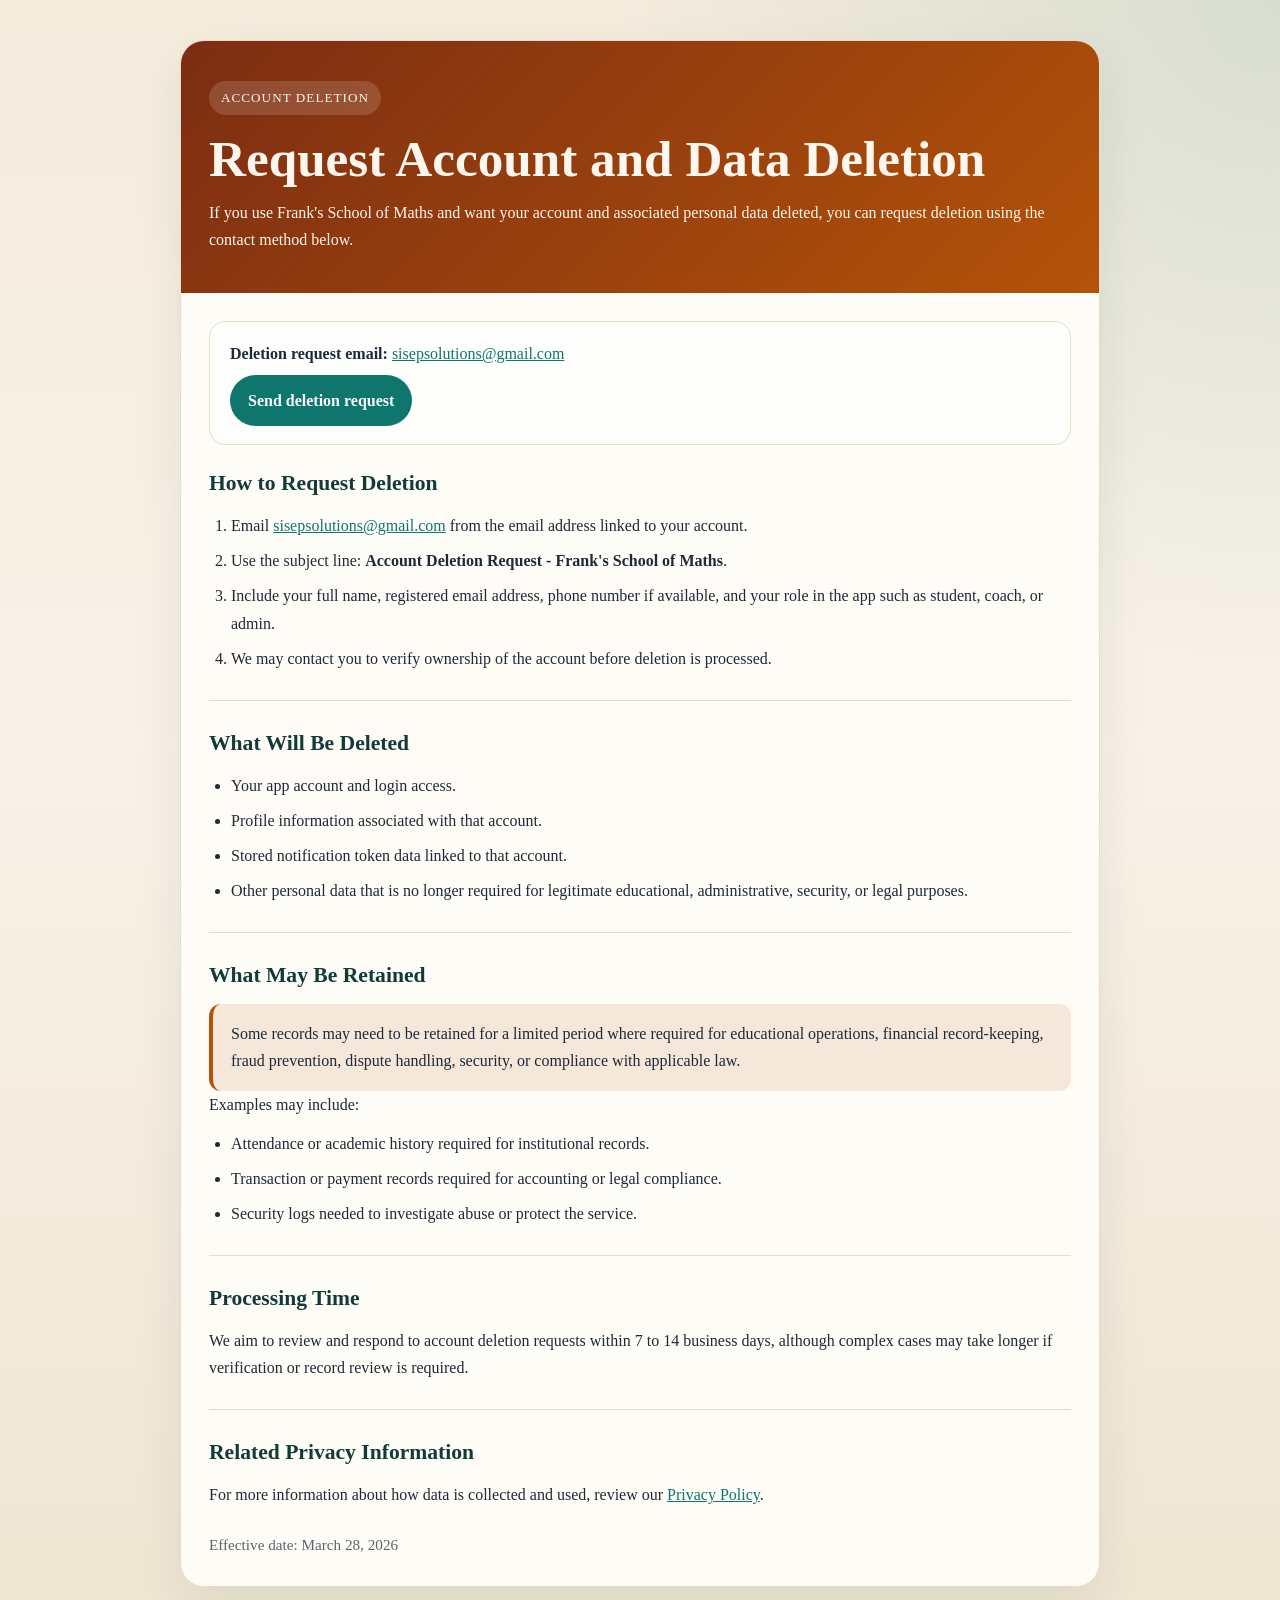
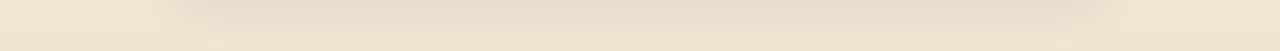
<file: App/public/account-deletion.html>
<!doctype html>
<html lang="en">
  <head>
    <meta charset="UTF-8" />
    <meta
      name="viewport"
      content="width=device-width, initial-scale=1.0, maximum-scale=1.0, user-scalable=no, viewport-fit=cover"
    />
    <meta
      name="description"
      content="Account deletion request information for Frank's School of Maths."
    />
    <title>Account Deletion Request | Frank's School of Maths</title>
    <style>
      :root {
        --bg: #f7f2e8;
        --paper: #fffdf8;
        --ink: #1f2937;
        --muted: #5b6472;
        --line: #e7dcc7;
        --brand: #0f766e;
        --danger: #b45309;
      }

      * {
        box-sizing: border-box;
      }

      body {
        margin: 0;
        font-family: Georgia, "Times New Roman", serif;
        color: var(--ink);
        background:
          radial-gradient(circle at top right, rgba(15, 118, 110, 0.12), transparent 32%),
          linear-gradient(180deg, #f4ecdd 0%, var(--bg) 45%, #efe5d2 100%);
        line-height: 1.7;
      }

      .wrap {
        width: min(920px, calc(100% - 32px));
        margin: 0 auto;
        padding: 40px 0 64px;
      }

      .card {
        background: rgba(255, 253, 248, 0.95);
        border: 1px solid var(--line);
        border-radius: 24px;
        box-shadow: 0 18px 50px rgba(31, 41, 55, 0.08);
        overflow: hidden;
      }

      .hero {
        padding: 40px 28px 28px;
        background: linear-gradient(135deg, #7c2d12, #b45309);
        color: #fff7ed;
      }

      .eyebrow {
        display: inline-block;
        padding: 6px 12px;
        border-radius: 999px;
        background: rgba(255, 255, 255, 0.14);
        font-size: 0.82rem;
        letter-spacing: 0.08em;
        text-transform: uppercase;
      }

      h1 {
        margin: 16px 0 12px;
        font-size: clamp(2rem, 4vw, 3.2rem);
        line-height: 1.08;
      }

      .content {
        padding: 28px;
      }

      .panel {
        padding: 18px 20px;
        border: 1px solid var(--line);
        border-radius: 16px;
        background: rgba(255, 255, 255, 0.72);
        margin-bottom: 20px;
      }

      section + section {
        margin-top: 28px;
        padding-top: 24px;
        border-top: 1px solid var(--line);
      }

      h2 {
        margin: 0 0 10px;
        font-size: 1.35rem;
        color: #123b38;
      }

      p {
        margin: 0 0 12px;
      }

      ol,
      ul {
        margin: 0;
        padding-left: 22px;
      }

      li + li {
        margin-top: 8px;
      }

      .cta {
        display: inline-block;
        margin-top: 8px;
        padding: 12px 18px;
        border-radius: 999px;
        background: var(--brand);
        color: #f8fafc;
        text-decoration: none;
        font-weight: 600;
      }

      .warning {
        padding: 16px 18px;
        border-left: 4px solid var(--danger);
        border-radius: 12px;
        background: rgba(180, 83, 9, 0.12);
      }

      a {
        color: var(--brand);
      }

      footer {
        margin-top: 24px;
        color: var(--muted);
        font-size: 0.95rem;
      }

      @media (max-width: 640px) {
        .wrap {
          width: min(100% - 20px, 920px);
          padding-top: 20px;
          padding-bottom: 28px;
        }

        .hero,
        .content {
          padding: 22px 18px;
        }
      }
    </style>
  </head>
  <body>
    <main class="wrap">
      <article class="card">
        <header class="hero">
          <span class="eyebrow">Account Deletion</span>
          <h1>Request Account and Data Deletion</h1>
          <p>
            If you use Frank's School of Maths and want your account and
            associated personal data deleted, you can request deletion using the
            contact method below.
          </p>
        </header>

        <div class="content">
          <div class="panel">
            <strong>Deletion request email:</strong>
            <a href="mailto:sisepsolutions@gmail.com?subject=Account%20Deletion%20Request%20-%20Frank%27s%20School%20of%20Maths">sisepsolutions@gmail.com</a>
            <br />
            <a class="cta" href="mailto:sisepsolutions@gmail.com?subject=Account%20Deletion%20Request%20-%20Frank%27s%20School%20of%20Maths">
              Send deletion request
            </a>
          </div>

          <section>
            <h2>How to Request Deletion</h2>
            <ol>
              <li>Email <a href="mailto:sisepsolutions@gmail.com">sisepsolutions@gmail.com</a> from the email address linked to your account.</li>
              <li>Use the subject line: <strong>Account Deletion Request - Frank's School of Maths</strong>.</li>
              <li>Include your full name, registered email address, phone number if available, and your role in the app such as student, coach, or admin.</li>
              <li>We may contact you to verify ownership of the account before deletion is processed.</li>
            </ol>
          </section>

          <section>
            <h2>What Will Be Deleted</h2>
            <ul>
              <li>Your app account and login access.</li>
              <li>Profile information associated with that account.</li>
              <li>Stored notification token data linked to that account.</li>
              <li>Other personal data that is no longer required for legitimate educational, administrative, security, or legal purposes.</li>
            </ul>
          </section>

          <section>
            <h2>What May Be Retained</h2>
            <div class="warning">
              Some records may need to be retained for a limited period where
              required for educational operations, financial record-keeping,
              fraud prevention, dispute handling, security, or compliance with
              applicable law.
            </div>
            <p>Examples may include:</p>
            <ul>
              <li>Attendance or academic history required for institutional records.</li>
              <li>Transaction or payment records required for accounting or legal compliance.</li>
              <li>Security logs needed to investigate abuse or protect the service.</li>
            </ul>
          </section>

          <section>
            <h2>Processing Time</h2>
            <p>
              We aim to review and respond to account deletion requests within
              7 to 14 business days, although complex cases may take longer if
              verification or record review is required.
            </p>
          </section>

          <section>
            <h2>Related Privacy Information</h2>
            <p>
              For more information about how data is collected and used, review
              our <a href="/privacy-policy.html">Privacy Policy</a>.
            </p>
          </section>

          <footer>
            Effective date: March 28, 2026
          </footer>
        </div>
      </article>
    </main>
  </body>
</html>
</file>
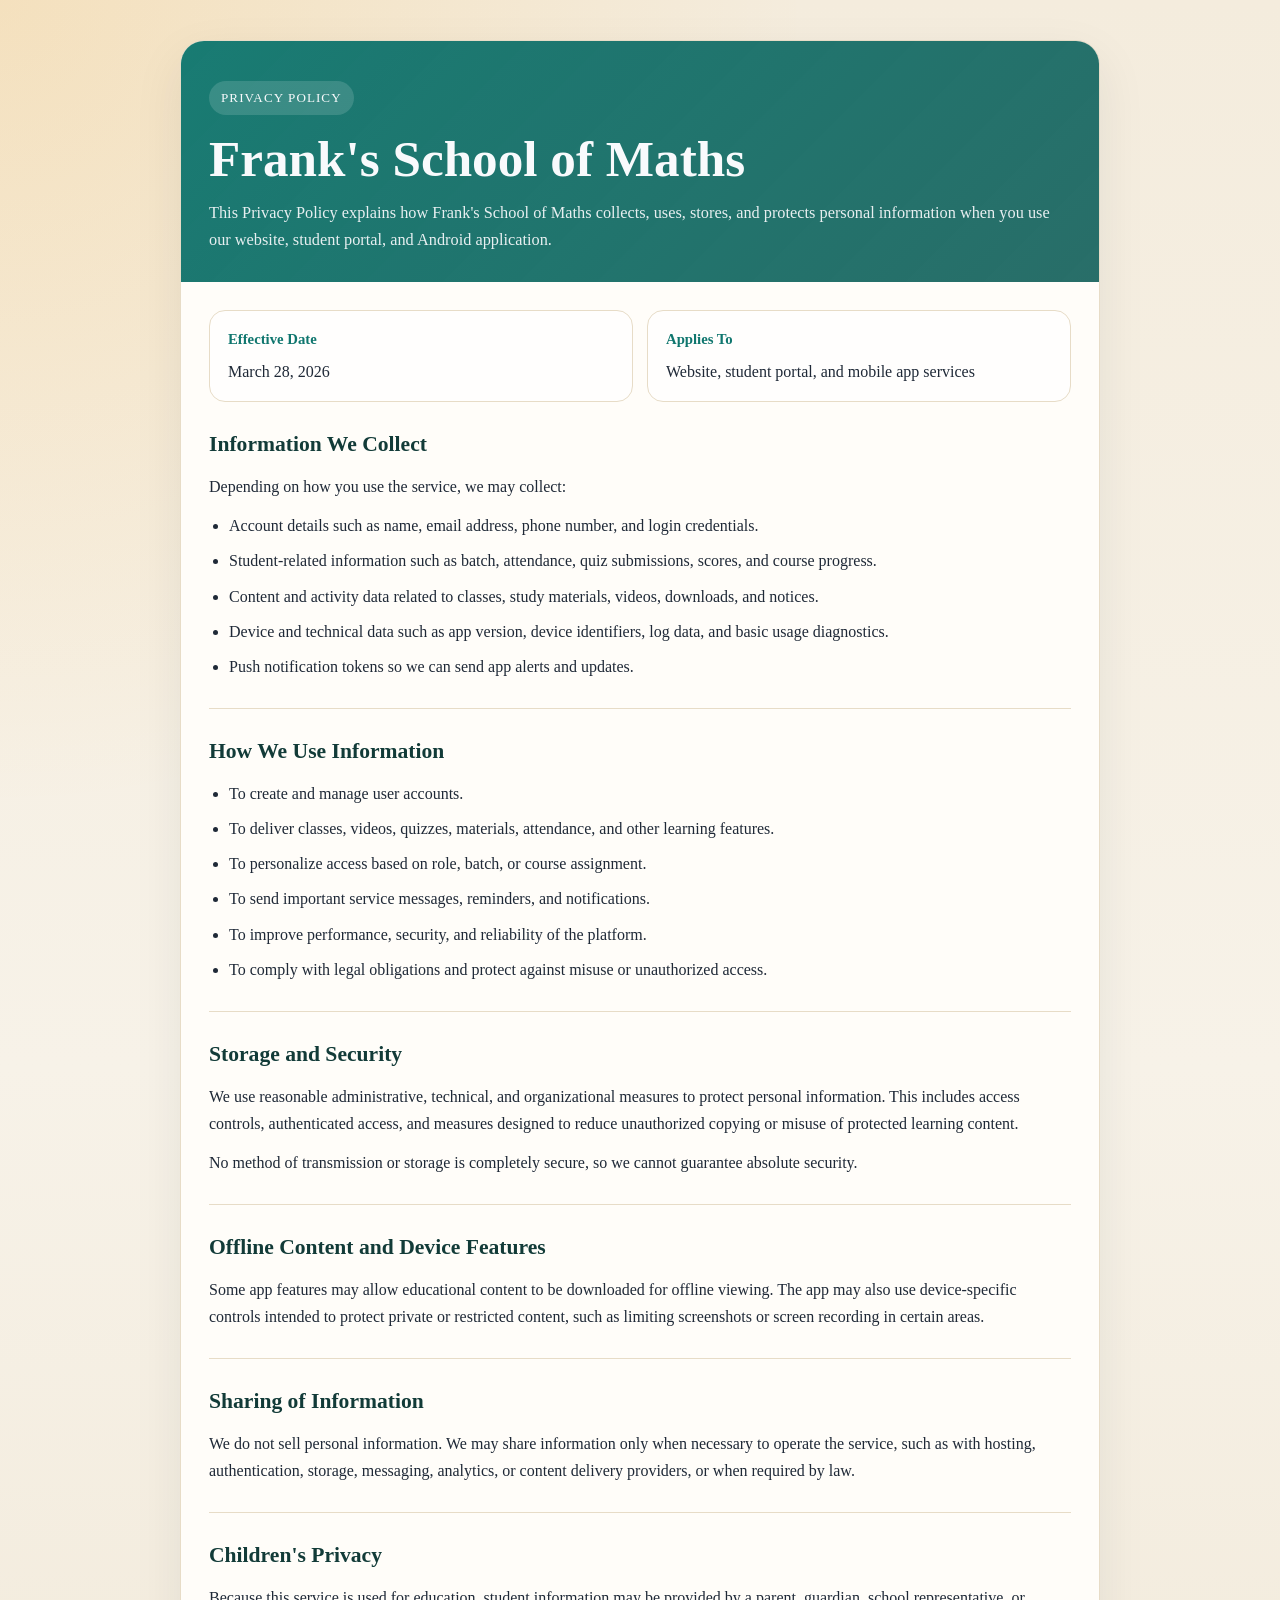
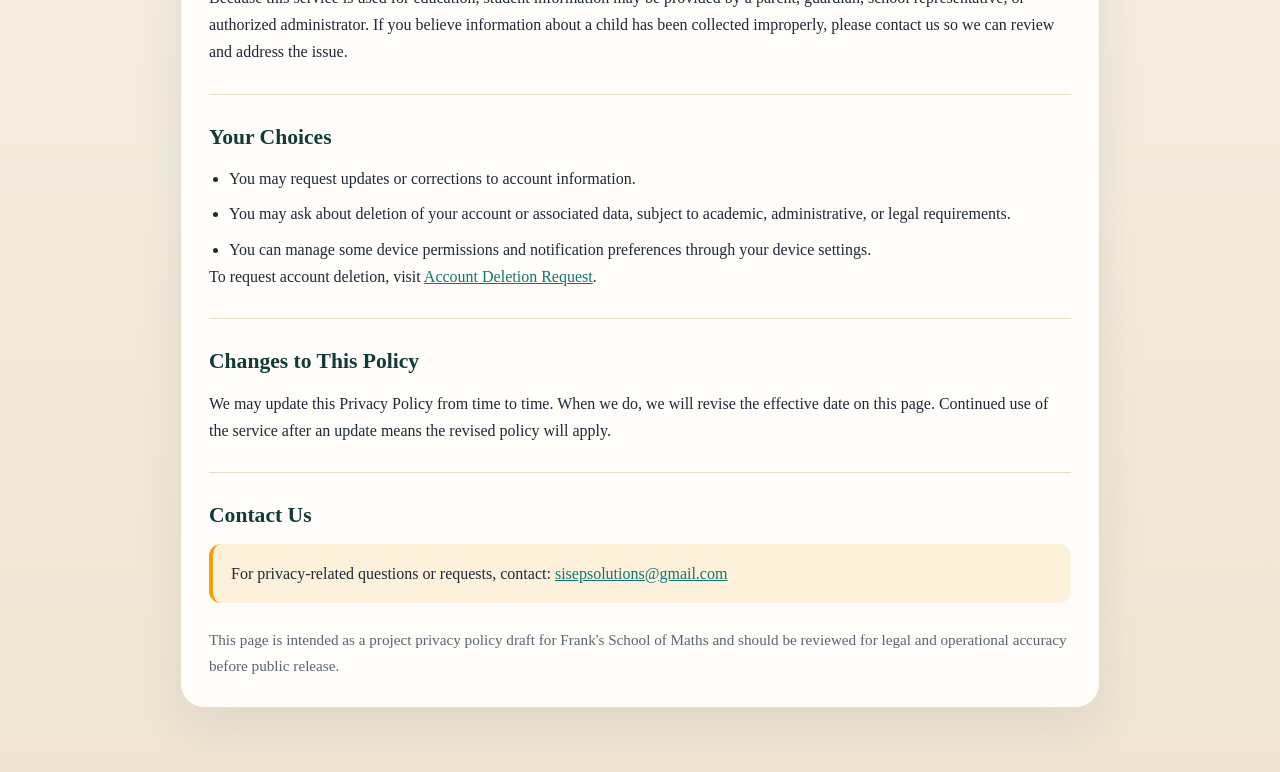
<file: App/public/privacy-policy.html>
<!doctype html>
<html lang="en">
  <head>
    <meta charset="UTF-8" />
    <meta
      name="viewport"
      content="width=device-width, initial-scale=1.0, maximum-scale=1.0, user-scalable=no, viewport-fit=cover"
    />
    <meta
      name="description"
      content="Privacy Policy for Frank's School of Maths."
    />
    <title>Privacy Policy | Frank's School of Maths</title>
    <style>
      :root {
        --bg: #f7f2e8;
        --paper: #fffdf8;
        --ink: #1f2937;
        --muted: #5b6472;
        --line: #e7dcc7;
        --brand: #0f766e;
        --accent: #f59e0b;
      }

      * {
        box-sizing: border-box;
      }

      body {
        margin: 0;
        font-family: Georgia, "Times New Roman", serif;
        color: var(--ink);
        background:
          radial-gradient(circle at top left, rgba(245, 158, 11, 0.15), transparent 30%),
          linear-gradient(180deg, #f4ecdd 0%, var(--bg) 45%, #efe5d2 100%);
        line-height: 1.7;
      }

      .wrap {
        width: min(920px, calc(100% - 32px));
        margin: 0 auto;
        padding: 40px 0 64px;
      }

      .card {
        background: color-mix(in srgb, var(--paper) 92%, white 8%);
        border: 1px solid var(--line);
        border-radius: 24px;
        box-shadow: 0 18px 50px rgba(31, 41, 55, 0.08);
        overflow: hidden;
      }

      .hero {
        padding: 40px 28px 28px;
        background:
          linear-gradient(135deg, rgba(15, 118, 110, 0.96), rgba(17, 94, 89, 0.9)),
          linear-gradient(135deg, rgba(245, 158, 11, 0.1), transparent);
        color: #f8fafc;
      }

      .eyebrow {
        display: inline-block;
        padding: 6px 12px;
        border-radius: 999px;
        background: rgba(255, 255, 255, 0.14);
        font-size: 0.82rem;
        letter-spacing: 0.08em;
        text-transform: uppercase;
      }

      h1 {
        margin: 16px 0 12px;
        font-size: clamp(2rem, 4vw, 3.35rem);
        line-height: 1.08;
      }

      .hero p {
        margin: 0;
        max-width: 58rem;
        color: rgba(248, 250, 252, 0.92);
        font-size: 1.02rem;
      }

      .content {
        padding: 28px;
      }

      .meta {
        display: grid;
        grid-template-columns: repeat(auto-fit, minmax(220px, 1fr));
        gap: 14px;
        margin-bottom: 24px;
      }

      .meta-box {
        padding: 16px 18px;
        border: 1px solid var(--line);
        border-radius: 16px;
        background: rgba(255, 255, 255, 0.72);
      }

      .meta-box strong {
        display: block;
        margin-bottom: 6px;
        color: var(--brand);
        font-size: 0.92rem;
      }

      section + section {
        margin-top: 28px;
        padding-top: 24px;
        border-top: 1px solid var(--line);
      }

      h2 {
        margin: 0 0 10px;
        font-size: 1.35rem;
        color: #123b38;
      }

      p {
        margin: 0 0 12px;
      }

      ul {
        margin: 0;
        padding-left: 20px;
      }

      li + li {
        margin-top: 8px;
      }

      .note {
        padding: 16px 18px;
        border-left: 4px solid var(--accent);
        border-radius: 12px;
        background: rgba(245, 158, 11, 0.12);
      }

      a {
        color: var(--brand);
      }

      footer {
        margin-top: 24px;
        color: var(--muted);
        font-size: 0.95rem;
      }

      @media (max-width: 640px) {
        .wrap {
          width: min(100% - 20px, 920px);
          padding-top: 20px;
          padding-bottom: 28px;
        }

        .hero,
        .content {
          padding: 22px 18px;
        }
      }
    </style>
  </head>
  <body>
    <main class="wrap">
      <article class="card">
        <header class="hero">
          <span class="eyebrow">Privacy Policy</span>
          <h1>Frank's School of Maths</h1>
          <p>
            This Privacy Policy explains how Frank's School of Maths collects,
            uses, stores, and protects personal information when you use our
            website, student portal, and Android application.
          </p>
        </header>

        <div class="content">
          <div class="meta">
            <div class="meta-box">
              <strong>Effective Date</strong>
              March 28, 2026
            </div>
            <div class="meta-box">
              <strong>Applies To</strong>
              Website, student portal, and mobile app services
            </div>
          </div>

          <section>
            <h2>Information We Collect</h2>
            <p>Depending on how you use the service, we may collect:</p>
            <ul>
              <li>Account details such as name, email address, phone number, and login credentials.</li>
              <li>Student-related information such as batch, attendance, quiz submissions, scores, and course progress.</li>
              <li>Content and activity data related to classes, study materials, videos, downloads, and notices.</li>
              <li>Device and technical data such as app version, device identifiers, log data, and basic usage diagnostics.</li>
              <li>Push notification tokens so we can send app alerts and updates.</li>
            </ul>
          </section>

          <section>
            <h2>How We Use Information</h2>
            <ul>
              <li>To create and manage user accounts.</li>
              <li>To deliver classes, videos, quizzes, materials, attendance, and other learning features.</li>
              <li>To personalize access based on role, batch, or course assignment.</li>
              <li>To send important service messages, reminders, and notifications.</li>
              <li>To improve performance, security, and reliability of the platform.</li>
              <li>To comply with legal obligations and protect against misuse or unauthorized access.</li>
            </ul>
          </section>

          <section>
            <h2>Storage and Security</h2>
            <p>
              We use reasonable administrative, technical, and organizational
              measures to protect personal information. This includes access
              controls, authenticated access, and measures designed to reduce
              unauthorized copying or misuse of protected learning content.
            </p>
            <p>
              No method of transmission or storage is completely secure, so we
              cannot guarantee absolute security.
            </p>
          </section>

          <section>
            <h2>Offline Content and Device Features</h2>
            <p>
              Some app features may allow educational content to be downloaded
              for offline viewing. The app may also use device-specific controls
              intended to protect private or restricted content, such as limiting
              screenshots or screen recording in certain areas.
            </p>
          </section>

          <section>
            <h2>Sharing of Information</h2>
            <p>
              We do not sell personal information. We may share information only
              when necessary to operate the service, such as with hosting,
              authentication, storage, messaging, analytics, or content delivery
              providers, or when required by law.
            </p>
          </section>

          <section>
            <h2>Children's Privacy</h2>
            <p>
              Because this service is used for education, student information may
              be provided by a parent, guardian, school representative, or
              authorized administrator. If you believe information about a child
              has been collected improperly, please contact us so we can review
              and address the issue.
            </p>
          </section>

          <section>
            <h2>Your Choices</h2>
            <ul>
              <li>You may request updates or corrections to account information.</li>
              <li>You may ask about deletion of your account or associated data, subject to academic, administrative, or legal requirements.</li>
              <li>You can manage some device permissions and notification preferences through your device settings.</li>
            </ul>
            <p>
              To request account deletion, visit
              <a href="/account-deletion.html">Account Deletion Request</a>.
            </p>
          </section>

          <section>
            <h2>Changes to This Policy</h2>
            <p>
              We may update this Privacy Policy from time to time. When we do,
              we will revise the effective date on this page. Continued use of
              the service after an update means the revised policy will apply.
            </p>
          </section>

          <section>
            <h2>Contact Us</h2>
            <div class="note">
              For privacy-related questions or requests, contact:
              <a href="mailto:sisepsolutions@gmail.com">sisepsolutions@gmail.com</a>
            </div>
          </section>

          <footer>
            This page is intended as a project privacy policy draft for Frank's
            School of Maths and should be reviewed for legal and operational
            accuracy before public release.
          </footer>
        </div>
      </article>
    </main>
  </body>
</html>
</file>
